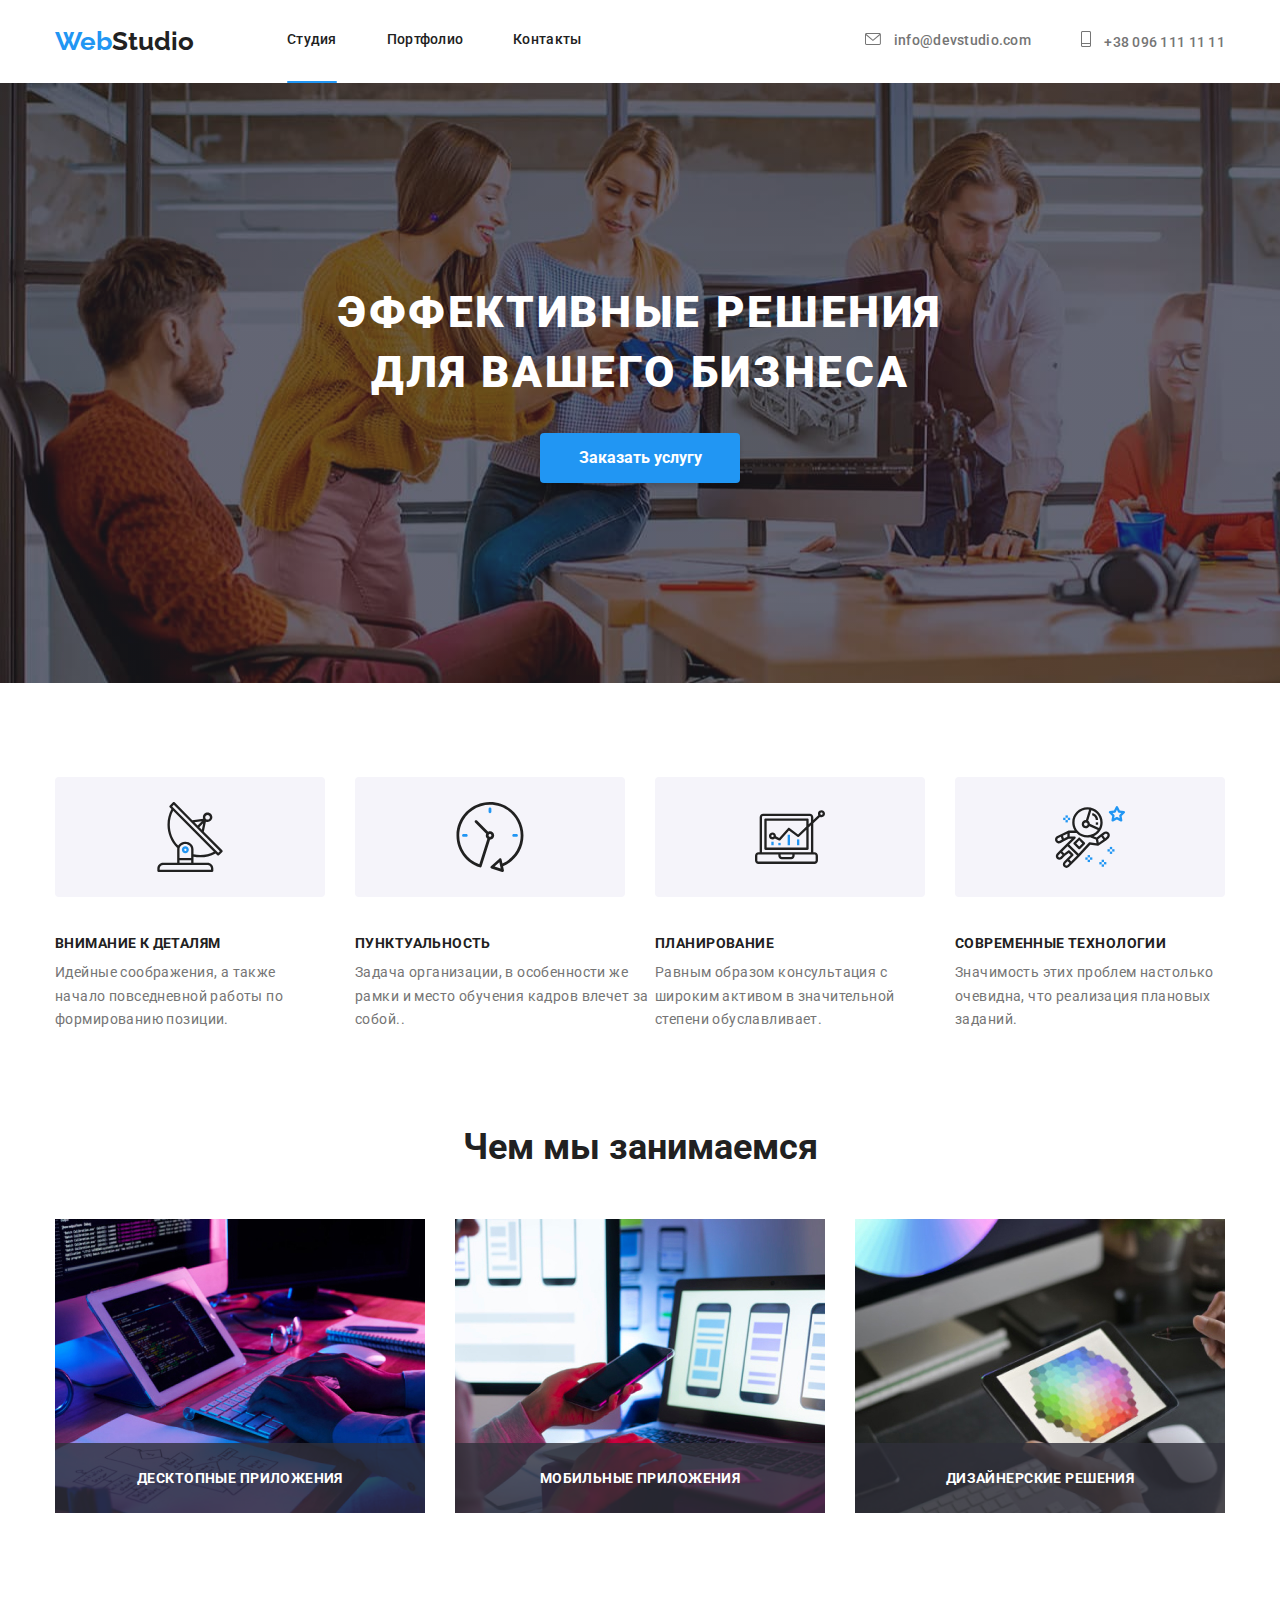
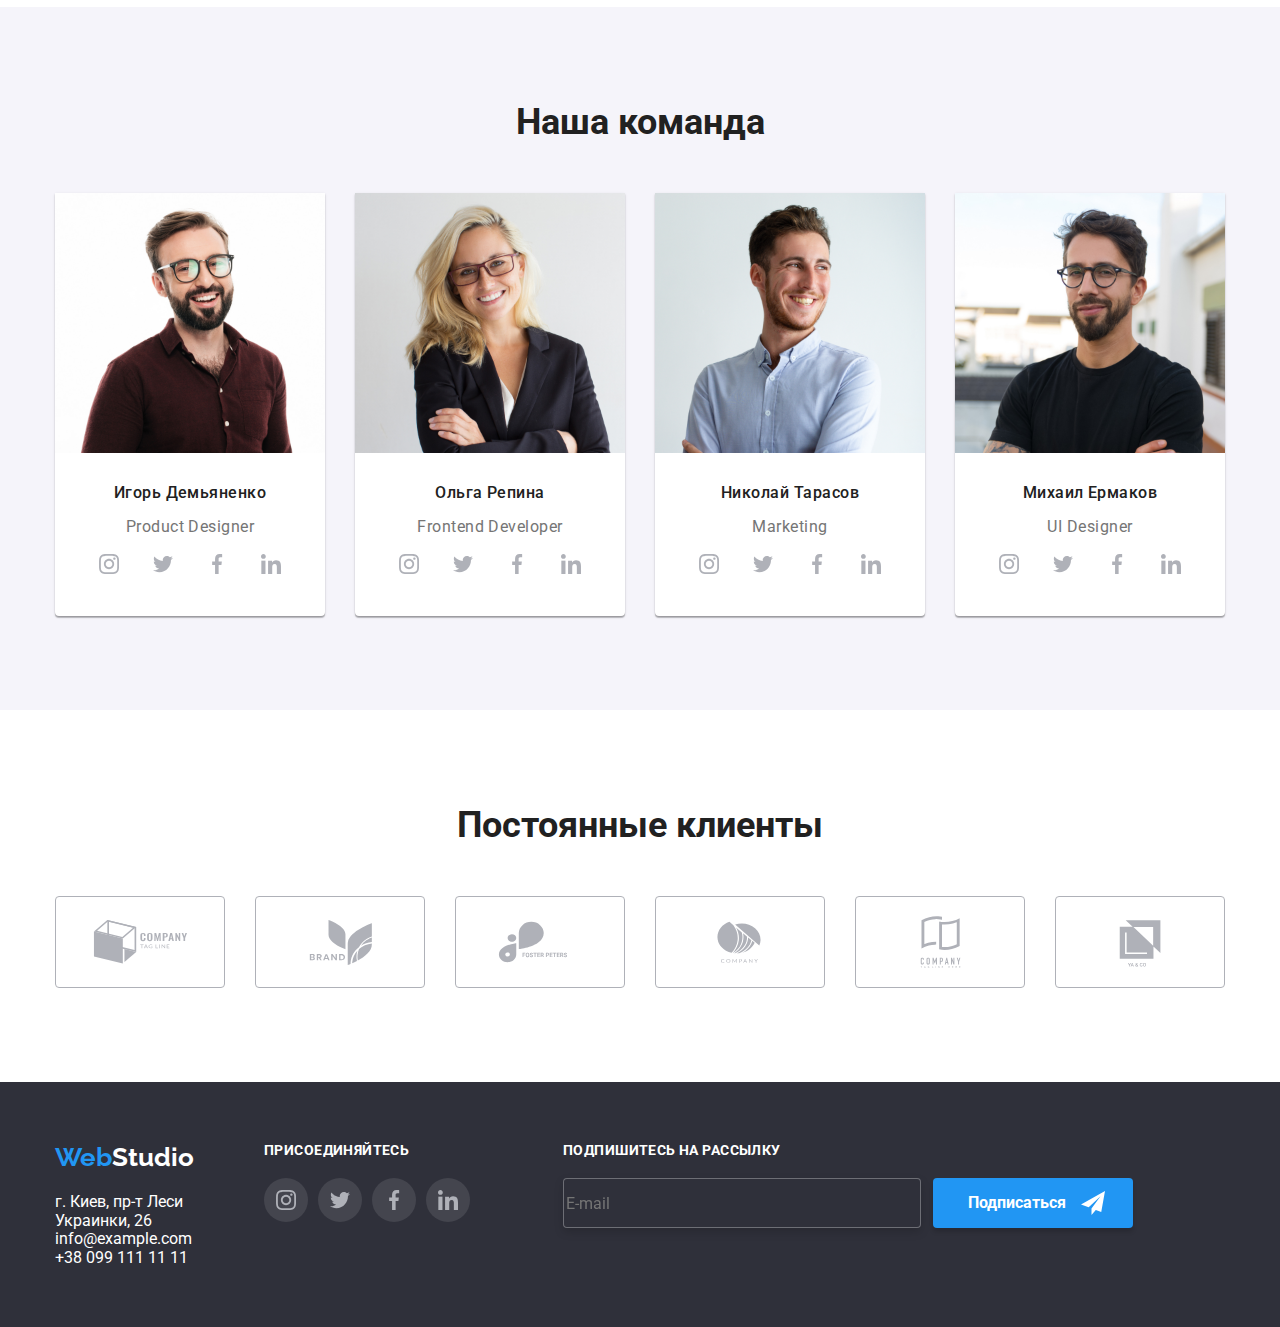
<file: index.html>
<!DOCTYPE html>
<html lang="ru">
<head>
    <meta charset="UTF-8">
    <meta http-equiv="X-UA-Compatible" content="IE=edge">
    <meta name="viewport" content="width=, initial-scale=1.0">
    <title>Document</title>
    <link rel="preconnect" href="https://fonts.googleapis.com">
    <link rel="preconnect" href="https://fonts.gstatic.com" crossorigin>
    <link rel="preconnect" href="https://fonts.googleapis.com">
    <link rel="preconnect" href="https://fonts.gstatic.com" crossorigin>
    <link href="https://fonts.googleapis.com/css2?family=Raleway:wght@700&family=Roboto:wght@400;500;700;900&display=swap"
        rel="stylesheet"
        >
    <!-- Подключаем нормализатор стилей -->
    <link rel="stylesheet" href="https://cdnjs.cloudflare.com/ajax/libs/modern-normalize/1.0.0/modern-normalize.min.css" />
    <!-- Мои стили -->
    <link rel="stylesheet" href="./css/main.css">
</head>
<body class="body--fixed">
    <div class="modal is-hidden" data-modal>
        <div class="modal__window">
                <div class="closebutton" data-modal-close>
                <svg class="closebutton__img">
                    <use href="./images/sprinttwo.svg#icon-close-black">
                    </use>
                </svg>
                </div>
            <p class="modal__text">Оставьте свои данные, мы вам перезвоним</p>
            <form class="modal-form">

                <label name="name" class="modal-form__name">
                    <input type="text" placeholder=" " class="modal-form__input">
                    <span class="modal-form__label">Имя</span>
                    <svg class="modal-form__img">
                        <use href="./images/sprinttwo.svg#icon-person-black">
                        </use>
                    </svg>
                </label>

                <label name="phone" class="modal-form__name">
                    <input type="tel" placeholder=" " class="modal-form__input">      
                    <span class="modal-form__label">Телефон</span>
                    <svg class="modal-form__img">
                        <use href="./images/sprinttwo.svg#icon-phone-black">
                        </use>
                    </svg>
                </label>

                <label name="mail" class="modal-form__name">
                    <input type="email" placeholder=" " class="modal-form__input">
                    <span class="modal-form__label">Почта</span>
                    <svg class="modal-form__img">
                        <use href="./images/sprinttwo.svg#icon-email-black">
                        </use>
                    </svg>
                </label>

                <label name="comment" class="modal-form__name">
                    <textarea name="comment" placeholder=" "  class="modal-form__text"></textarea>       
                    <span class="modal-form__label">Введите текст</span>
                </label>
               
                <label>
                    <input type="checkbox" name="agreement"/>
                    Соглашаюсь с рассылкой и принимаю 
                    <a href="" class="modal-form__agreement">Условия договора</a>
                </label>
        
            </form>
            <button class="button button--modal">
                Отправить
            </button>
        </div>
    </div>
<header class="fixed-header">     
    <div class ="container header">
    <nav class="site-nav">
      <a href="./index.html" class="logo logo--header"><span class="logo__color">Web</span>Studio</a>  

      <ul class="list nav">
          <li class="nav__item"><a href="./index.html" class="nav__link nav_item--underline">Студия</a></li>
          <li class="nav__item"><a href="./portfolio.html" class="nav__link">Портфолио</a></li>
          <li class="nav__item"><a href="./test.html" class="nav__link">Контакты</a></li>
      </ul>
</nav>

      <ul class="contacts list">
          <li class="contacts__item">
              <a href="mailto:info@devstudio.com" class="contacts__link"> 
                <svg class="contacts__img-mail">
                    <use href="./images/sprint.svg#icon-envelope">
                    </use>
                </svg>
                info@devstudio.com
              </a>
        </li>
          <li class="contacts__item">
              <a href="tel:+380961111111" class="contacts__link">
                <svg class="contacts__img-phone">
                    <use href="./images/sprint.svg#icon-phone">
                    </use>
                </svg>
                +38 096 111 11 11
              </a>
        </li>
      </ul>
    </div>


</header>

<main>
    <!-- приветствие -->
    <section class="hero">
        <div class="container">
            <h1>Эффективные решения для вашего бизнеса</h1>
        <button class="button button--hero" data-modal-open>Заказать услугу</button>
        </div>
    </section>

    <!-- Секция 1 - сильные стороны -->
    <section class="features">
        <div class="container">
            <ul class="list features__list">
            <li class="features__item">
                    <svg class="features__img">
                        <use href="./images/sprint.svg#icon-antenna">
                        </use>
                    </svg>
                <h3 class="features__header">Внимание к деталям</h3>
                <p class="features-description">Идейные соображения, а также начало повседневной работы по формированию позиции.</p>
            </li>
            <li class="featuresitem">
                <svg class="features__img">
                    <use href="./images/sprint.svg#icon-clock">
                    </use>
                </svg>
                <h3 class="features__header">Пунктуальность</h3>
                <p class="features__description">Задача организации, в особенности же рамки и место обучения кадров влечет за собой..</p>
            </li>
            <li class="features__item">
                <svg class="features__img">
                    <use href="./images/sprint.svg#icon-diagram">
                    </use>
                </svg>
                <h3 class="features__header">Планирование</h3>
                <p class="features__description">Равным образом консультация с широким активом в значительной степени обуславливает.</p>
            </li>
            <li class="features__item">
                <svg class="features__img">
                    <use href="./images/sprint.svg#icon-astronaut">
                    </use>
                </svg>
                <h3 class="features__header">Современные технологии</h3>
                <p class="features__description">Значимость этих проблем настолько очевидна, что реализация плановых заданий.</p>
            </li>
        </ul>
        </div>

    </section>

    <!-- Секция 2 чем занимаются -->
    <section class="directions">
        <div class="container">
        <h2>Чем мы занимаемся</h2>

        <ul class="list directions__list">
            <li class="directions__item"><a href=""><img src="./images/typing.jpg" alt="печатает на клавиатуре">
                <div class="directions__footer">
                    <p class="directions__description">Десктопные приложения</p>
                </div>
            </a></li>
            <li class="directions__item"><a href=""><img src="./images/phones.jpg" alt="ноутбук и телефон" >
                <div class="directions__footer">
                    <p class="directions__description">Мобильные приложения</p>
                </div>
                </a></li>
            </a></li>
            <li class="directions__item"><a href=""><img src="./images/colours.jpg" alt="палитра на планшете" >
                <div class="directions__footer">
                    <p class="directions__description">Дизайнерские решения</p>
                </div>
                </a></li>
            </a></li>
        </ul>
        </div>
    </section>

    <!-- Секция 3 - команда -->
    <section class="team">
        <div class="container">
        <h2>Наша команда</h2>

        <ul class="list gallery">
            <li class="gallery__item">
                <img src="./images/Igor.jpg" alt="Игорь Демьяненко" class="gallery__img">
                    <p class="gallery__name">Игорь Демьяненко</p>
                    <p class="gallery__job">Product Designer</p>
                        <ul class="smm-list">
                            <li class="list smm-list__item">
                                <a href="">
                                    <div class="smm-list__img-cover">
                                        <svg class="smm-list__icon">
                                        <use href="./images/sprint.svg#icon-instagram">
                                        </use>
                                        </svg>
                                    </div>
                                </a>
                            </li>
                            <li class="list smm-list__item">
                                <a href="">
                                    <div class="smm-list__img-cover">
                                        <svg class="smm-list__icon">
                                            <use href="./images/sprint.svg#icon-twitter">
                                            </use>
                                        </svg>
                                    </div>
                                </a>
                            </li>
                            <li class="list smm-list__item">
                                <a href="">
                                    <div class="smm-list__img-cover">
                                        <svg class="smm-list__icon">
                                            <use href="./images/sprint.svg#icon-facebook">
                                            </use>
                                        </svg>
                                    </div>
                                </a>
                            </li>
                            <li class="list smm-list__item">
                                <a href="">
                                    <div class="smm-list__img-cover">
                                        <svg class="smm-list__icon">
                                            <use href="./images/sprint.svg#icon-linkedin">
                                            </use>
                                        </svg>
                                    </div>
                                </a>
                            </li>
                        </ul>
            </li>
            <li class="gallery__item">
                <img src="./images/Olga.jpg" alt="Ольга Репина" class="gallery__img"">
                    <p class="gallery__name">Ольга Репина</p>
                    <p class="gallery__job">Frontend Developer</p>
                    <ul class="smm-list">
                        <li class="list smm-list__item">
                            <a href="">
                                <div class="smm-list__img-cover">
                                    <svg class="smm-list__icon">
                                        <use href="./images/sprint.svg#icon-instagram">
                                        </use>
                                    </svg>
                                </div>
                            </a>
                        </li>
                        <li class="list smm-list__item">
                            <a href="">
                                <div class="smm-list__img-cover">
                                    <svg class="smm-list__icon">
                                        <use href="./images/sprint.svg#icon-twitter">
                                        </use>
                                    </svg>
                                </div>
                            </a>
                        </li>
                        <li class="list smm-list__item">
                            <a href="">
                                <div class="smm-list__img-cover">
                                    <svg class="smm-list__icon">
                                        <use href="./images/sprint.svg#icon-facebook">
                                        </use>
                                    </svg>
                                </div>
                            </a>
                        </li>
                        <li class="list smm-list__item">
                            <a href="">
                                <div class="smm-list__img-cover">
                                    <svg class="smm-list__icon">
                                        <use href="./images/sprint.svg#icon-linkedin">
                                        </use>
                                    </svg>
                                </div>
                            </a>
                        </li>
                    </ul>
            </li>
            <li class="gallery__item">
               <img src="./images/Nikolai.jpg" alt="Игорь Демьяненко" class="gallery__img"">
                    <p class="gallery__name">Николай Тарасов</p>
                    <p class="gallery__job">Marketing</p>
                    <ul class="smm-list">
                        <li class="list smm-list__item">
                            <a href="">
                                <div class="smm-list__img-cover">
                                    <svg class="smm-list__icon">
                                        <use href="./images/sprint.svg#icon-instagram">
                                        </use>
                                    </svg>
                                </div>
                            </a>
                        </li>
                        <li class="list smm-list__item">
                            <a href="">
                                <div class="smm-list__img-cover">
                                    <svg class="smm-list__icon">
                                        <use href="./images/sprint.svg#icon-twitter">
                                        </use>
                                    </svg>
                                </div>
                            </a>
                        </li>
                        <li class="list smm-list__item">
                            <a href="">
                                <div class="smm-list__img-cover">
                                    <svg class="smm-list__icon">
                                        <use href="./images/sprint.svg#icon-facebook">
                                        </use>
                                    </svg>
                                </div>
                            </a>
                        </li>
                        <li class="list smm-list__item">
                            <a href="">
                                <div class="smm-list__img-cover">
                                    <svg class="smm-list__icon">
                                        <use href="./images/sprint.svg#icon-linkedin">
                                        </use>
                                    </svg>
                                </div>
                            </a>
                        </li>
                    </ul>
            </li>
            <li class="gallery__item">
                <img src="./images/Mikhail.jpg" alt="Игорь Демьяненко" class="gallery__img"">
                    <p class="gallery__name">Михаил Ермаков</p>
                    <p class="gallery__job">UI Designer</p>
                    <ul class="smm-list">
                        <li class="list smm-list__item">
                            <a href="">
                                <div class="smm-list__img-cover">
                                    <svg class="smm-list__icon">
                                        <use href="./images/sprint.svg#icon-instagram">
                                        </use>
                                    </svg>
                                </div>
                            </a>
                        </li>
                        <li class="list smm-list__item">
                            <a href="">
                                <div class="smm-list__img-cover">
                                    <svg class="smm-list__icon">
                                        <use href="./images/sprint.svg#icon-twitter">
                                        </use>
                                    </svg>
                                </div>
                            </a>
                        </li>
                        <li class="list smm-list__item">
                            <a href="">
                                <div class="smm-list__img-cover">
                                    <svg class="smm-list__icon">
                                        <use href="./images/sprint.svg#icon-facebook">
                                        </use>
                                    </svg>
                                </div>
                            </a>
                        </li>
                        <li class="list smm-list__item">
                            <a href="">
                                <div class="smm-list__img-cover">
                                    <svg class="smm-list__icon">
                                        <use href="./images/sprint.svg#icon-linkedin">
                                        </use>
                                    </svg>
                                </div>
                            </a>
                        </li>
                    </ul>
            </li>

        </ul>
        </div>
    </section>

    <section class="clients">
        <div class="container">
                <h2 class="nomargin">Постоянные клиенты</h2>
            <ul class="list display-flex nomargin clients__list">
                <li class="clients__item">
                <div class="clients__img-cont">
                    <svg class="clients__img">
                        <use href="./images/sprint.svg#icon-cone">
                        </use>
                    </svg>
                </div>
                </li>
                <li class="clients__item">
                    <div class="clients__img-cont">
                        <svg class="clients__img">
                            <use href="./images/sprint.svg#icon-ctwo">
                            </use>
                        </svg>
                    </div>
                </li>
                <li class="clients__item">
                    <div class="clients__img-cont">
                        <svg class="clients__img">
                            <use href="./images/sprint.svg#icon-cthree">
                            </use>
                        </svg>
                    </div>
                </li>
                <li class="clients__item">
                    <div class="clients__img-cont">
                        <svg class="clients__img">
                            <use href="./images/sprint.svg#icon-cfour">
                            </use>
                        </svg>
                    </div>
                </li>
                <li class="clients__item">
                    <div class="clients__img-cont">
                        <svg class="clients__img">
                            <use href="./images/sprint.svg#icon-cfive">
                            </use>
                        </svg>
                    </div>
                </li class="clients__item">
                <li>
                    <div class="clients__img-cont">
                        <svg class="clients__img">
                            <use href="./images/sprint.svg#icon-csix">
                            </use>
                        </svg>
                    </div>
                </li>


            </ul>
        </div>
        </section>
</main>

<footer class="footer">
    <div class="container display-flex">
    <div class="footer__adress ">
    <a href="./index.html" class="link logo logo--footer"><span class="logo__color">Web</span>Studio</a>

    <address class="adress">
        <p class="adress__real">г. Киев, пр-т Леси Украинки, 26 </p>
            <p class="link adress__digital">info@example.com</a> </p>
            <p class="link adress__digital">+38 099 111 11 11</p>
    </address>
    </div>


    <div class="footer__smm">
        <h3 class="footer__block">Присоединяйтесь</h3>
        <ul class="smm-list smm-list--no-padding">
            <li class="list smm-list__item">
                <a href="">
                    <div class="smm-list__img-cover smm-list__img-cover--footer">
                        <svg class="smm-list__icon">
                            <use href="./images/sprint.svg#icon-instagram">
                            </use>
                        </svg>
                    </div>
                </a>
            </li>
            <li class="list smm-list__item">
                <a href="">
                    <div class="smm-list__img-cover smm-list__img-cover--footer">
                        <svg class="smm-list__icon">
                            <use href="./images/sprint.svg#icon-twitter">
                            </use>
                        </svg>
                    </div>
                </a>
            </li>
            <li class="list smm-list__item">
                <a href="">
                    <div class="smm-list__img-cover smm-list__img-cover--footer">
                        <svg class="smm-list__icon">
                            <use href="./images/sprint.svg#icon-facebook">
                            </use>
                        </svg>
                    </div>
                </a>
            </li>
            <li class="list smm-list__item">
                <a href="">
                    <div class="smm-list__img-cover smm-list__img-cover--footer">
                        <svg class="smm-list__icon">
                            <use href="./images/sprint.svg#icon-linkedin">
                            </use>
                        </svg>
                    </div>
                </a>
            </li>
        </ul>




    </div>
    <div class="footer__email">
        <h3 class="footer__block">Подпишитесь на рассылку</h3>
        <div class="display-flex">

        <form>
            <label>
                <input type="email" name="email" placeholder="E-mail" class="footer-input"/>
            </label>
        </form>
        <button class="button button--footer">
            Подписаться
                <svg class="footer__send-img">
                    <use href="./images/sprinttwo.svg#icon-send"></use>
                </svg>
        </button>
        
        </div>
    </div>
</div>
</footer>


<script src="./js/modal.js"></script>
</body>
</html>
</file>
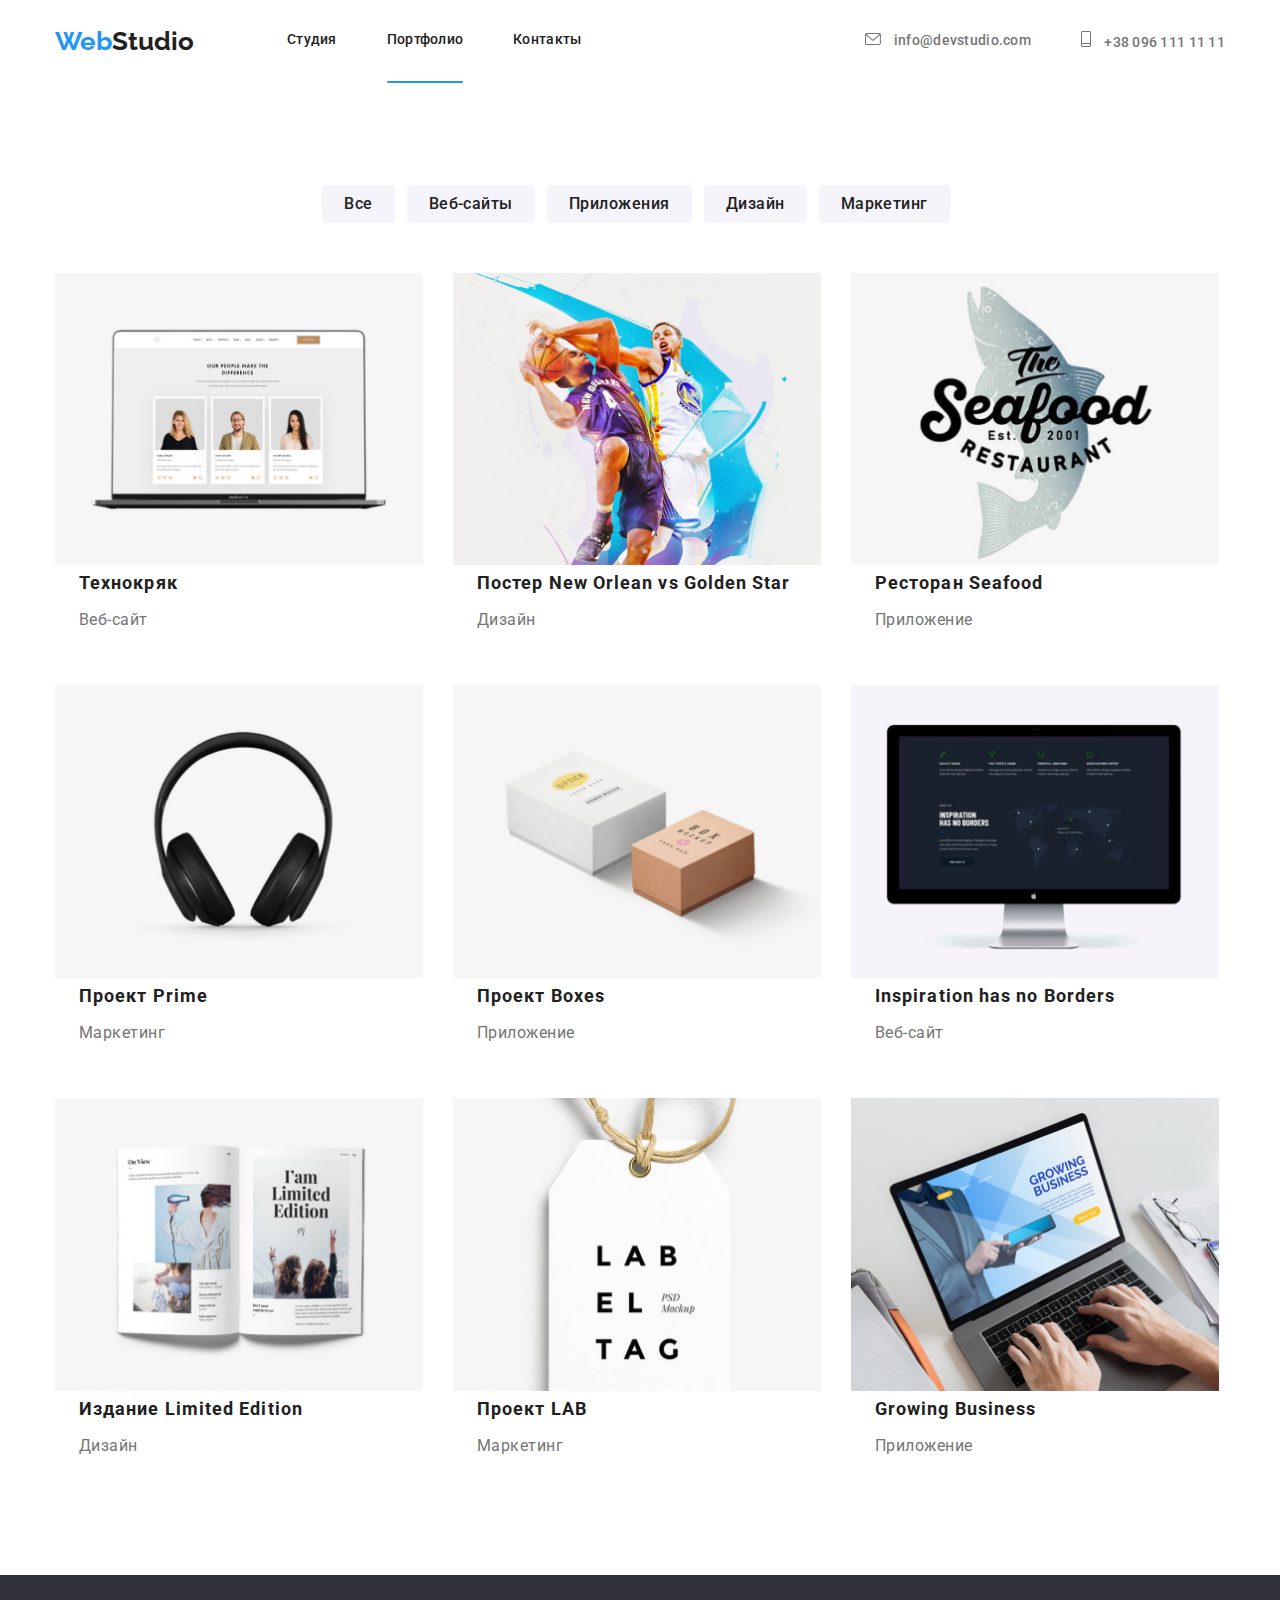
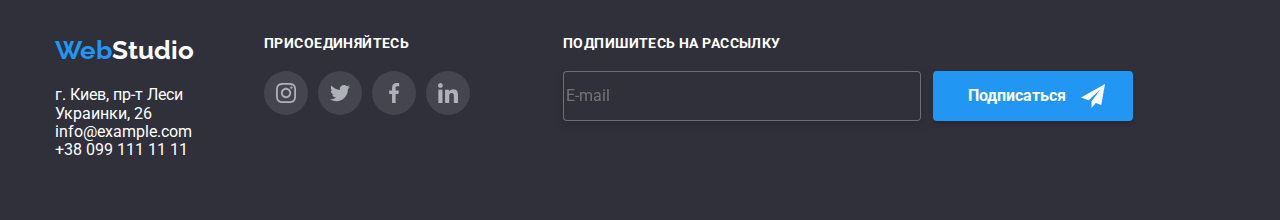
<file: portfolio.html>
<!DOCTYPE html>
<html lang="ru">
<head>
    <meta charset="UTF-8">
    <meta http-equiv="X-UA-Compatible" content="IE=edge">
    <meta name="viewport" content="width=, initial-scale=1.0">
    <title>Document</title>
    <link rel="preconnect" href="https://fonts.googleapis.com">
    <link rel="preconnect" href="https://fonts.gstatic.com" crossorigin>
    <link rel="preconnect" href="https://fonts.googleapis.com">
    <link rel="preconnect" href="https://fonts.gstatic.com" crossorigin>
    <link href="https://fonts.googleapis.com/css2?family=Raleway:wght@700&family=Roboto:wght@400;500;700;900&display=swap"
        rel="stylesheet"
        >
    <!-- Подключаем нормализатор стилей -->
    <link rel="stylesheet" href="https://cdnjs.cloudflare.com/ajax/libs/modern-normalize/1.0.0/modern-normalize.min.css" />
    <!-- Мои стили -->
    <link rel="stylesheet" href="./css/main.css">
</head>
<body>
<header class="fixed-header">
    <div class="container header">
        <nav class="site-nav">
            <a href="./index.html" class="logo logo--header"><span class="logo__color">Web</span>Studio</a>

            <ul class="list nav">
                <li class="nav__item"><a href="./index.html" class="nav__link">Студия</a></li>
                <li class="nav__item"><a href="./portfolio.html" class="nav__link nav_item--underline">Портфолио</a></li>
                <li class="nav__item"><a href="./test.html" class="nav__link">Контакты</a></li>
            </ul>
        </nav>

        <ul class="contacts list">
            <li class="contacts__item">
                <a href="mailto:info@devstudio.com" class="contacts__link">
                    <svg class="contacts__img-mail">
                        <use href="./images/sprint.svg#icon-envelope">
                        </use>
                    </svg>
                    info@devstudio.com
                </a>
            </li>
            <li class="contacts__item">
                <a href="tel:+380961111111" class="contacts__link">
                    <svg class="contacts__img-phone">
                        <use href="./images/sprint.svg#icon-phone">
                        </use>
                    </svg>
                    +38 096 111 11 11
                </a>
            </li>
        </ul>
    </div>


</header>

<main>

    <!-- Секция 1 фильтр -->
    <section class="portfolio">
        <div class="container">

    <div class="portfolio__filter">
    <button class="button__portfolio">Все</button>
    <button class="button__portfolio">Веб-сайты</button>
    <button class="button__portfolio">Приложения</button>
    <button class="button__portfolio">Дизайн</button>
    <button class="button__portfolio">Маркетинг</button>
    </div>

        <ul class="list portfolio__list">
            <li class="portfolio__item">
                <a href="" class="link">
                    <div class="portfolio__overlay">
                    <img src="./images/technokryak.jpg" alt="Компьютер" class="portfolio__img display-block">
                <p class="portfolio__text">Ресурс предлагает комплексные предложения с разным уровнем функционала и сервисов. Все это позволит
                    посетителю
                    получить
                    исчерпывающие сведения о компании или частном лице.</p>
                </a>
                </div>
                <div class="portfolio__foot">
                <a href="" class="link portfolio__name display-block">Технокряк</a>
                <a href="" class="portfolio__type link">Веб-сайт</a>    
                </div>
            </li>
            <li class="portfolio__item">
                <a href="" class="link">
                    <div class="portfolio__overlay">
                    <img src="./images/new orlean.jpg" al   t="Два баскетболиста" class="portfolio__img display-block">
                <p class="portfolio__text">Ресурс предлагает комплексные предложения с разным уровнем функционала и сервисов. Все это позволит
                    посетителю
                    получить
                    исчерпывающие сведения о компании или частном лице.</p>
                </a>
                </div>
                <div class="portfolio__foot">
                <a href="" class="link portfolio__name display-block">Постер New Orlean vs Golden Star</a>
                <a href="" class="portfolio__type link">Дизайн</a>   
                </div>
             </li>
            <li class="portfolio__item">
                <a href="" class="link">
                    <div class="portfolio__overlay">
                    <img src="./images/seafood.jpg" alt="Логотип рыба" class="portfolio__img display-block">
                <p class="portfolio__text">Ресурс предлагает комплексные предложения с разным уровнем функционала и сервисов. Все это позволит
                    посетителю
                    получить
                    исчерпывающие сведения о компании или частном лице.</p>
                </a>
                </div>
                <div class="portfolio__foot">
                <a href="" class="link portfolio__name display-block">Ресторан Seafood</a>
                <a href="" class="portfolio__type link">Приложение</a>
                </div>
            </li>
            <li class="portfolio__item">
                <a href="" class="link">
                    <div class="portfolio__overlay">
                    <img src="./images/prime.jpg" alt="Наушники" class="portfolio__img display-block">
                <p class="portfolio__text">Ресурс предлагает комплексные предложения с разным уровнем функционала и сервисов. Все это позволит
                    посетителю
                    получить
                    исчерпывающие сведения о компании или частном лице.</p>
                </a>
                </div>
                <div class="portfolio__foot">
                <a href="" class="link portfolio__name display-block">Проект Prime</a>
                <a href="" class="portfolio__type link">Маркетинг</a>
                </div> 
            </li>
            <li class="portfolio__item">
                <a href="" class="link">
                    <div class="portfolio__overlay">
                    <img src="./images/boxes.jpg" alt="ИКоробки" class="portfolio__img display-block">
                <p class="portfolio__text">Ресурс предлагает комплексные предложения с разным уровнем функционала и сервисов. Все это позволит
                    посетителю
                    получить
                    исчерпывающие сведения о компании или частном лице.</p>
                </a>
                </div>
                <div class="portfolio__foot">
                <a href="" class="link portfolio__name display-block">Проект Boxes</a>
                <a href="" class="portfolio__type link">Приложение</a>
                </div>
            </li>
            <li class="portfolio__item">
                <a href="" class="link">
                    <div class="portfolio__overlay">
                    <img src="./images/inspiration.jpg" alt="Монитор" class="portfolio__img display-block">
                <p class="portfolio__text">Ресурс предлагает комплексные предложения с разным уровнем функционала и сервисов. Все это позволит
                    посетителю
                    получить
                    исчерпывающие сведения о компании или частном лице.</p>
                </a>
                </div>
                <div class="portfolio__foot">
                <a href="" class="link portfolio__name display-block">Inspiration has no Borders</a>
                <a href="" class="portfolio__type link">Веб-сайт</a>
                </div>  
                </li>
            <li class="portfolio__item">
                <a href="" class="link">
                    <div class="portfolio__overlay">
                   <img src="./images/Limited edition.jpg" alt="Монитор" class="portfolio__img display-block">
                <p class="portfolio__text">Ресурс предлагает комплексные предложения с разным уровнем функционала и сервисов. Все это позволит
                    посетителю
                    получить
                    исчерпывающие сведения о компании или частном лице.</p>
                </a>
                </div>
                <div class="portfolio__foot">
                    <a href="" class="link portfolio__name display-block">Издание Limited Edition</a>
                    <a href="" class="portfolio__type link">Дизайн</a>
                </div>
            </li>
            <li class="portfolio__item">
                <a href="" class="link">
                    <div class="portfolio__overlay">
                    <img src="./images/LAB.jpg" alt="Монитор" class="portfolio__img display-block">
                    <p class="portfolio__text">Ресурс предлагает комплексные предложения с разным уровнем функционала и сервисов. Все это позволит
                        посетителю
                        получить
                        исчерпывающие сведения о компании или частном лице.</p>
                </a>
                </div>
                <div class="portfolio__foot">
                    <a href="" class="link portfolio__name display-block">Проект LAB</a>
                    <a href="" class="portfolio__type link">Маркетинг</a>
                </div>
            </li>
            <li class="portfolio__item">
                <a href="" class="link">
                    <div class="portfolio__overlay">
                        <img src="./images/growing business.jpg" alt="Монитор" class="portfolio__img display-block">
                    <p class="portfolio__text">Ресурс предлагает комплексные предложения с разным уровнем функционала и сервисов. Все это позволит
                    посетителю
                    получить
                    исчерпывающие сведения о компании или частном лице.</p>
                </a>
            </div>
                <div class="portfolio__foot">
                    <a href="" class="link portfolio__name display-block">Growing Business</a>
                    <a href="" class="portfolio__type link">Приложение</a>

                </div>
            </li> 
           
           

        </ul>
</div>
    </section>
</main>

<footer class="footer">
    <div class="container display-flex">
        <div class="footer__adress ">
            <a href="./index.html" class="link logo logo--footer"><span class="logo__color">Web</span>Studio</a>

            <address class="adress">
                <p class="adress__real">г. Киев, пр-т Леси Украинки, 26 </p>
                <p class="link adress__digital">info@example.com</a> </p>
                <p class="link adress__digital">+38 099 111 11 11</p>
            </address>
        </div>


        <div class="footer__smm">
            <h3 class="footer__block">Присоединяйтесь</h3>
            <ul class="smm-list smm-list--no-padding">
                <li class="list smm-list__item">
                    <a href="">
                        <div class="smm-list__img-cover smm-list__img-cover--footer">
                            <svg class="smm-list__icon">
                                <use href="./images/sprint.svg#icon-instagram">
                                </use>
                            </svg>
                        </div>
                    </a>
                </li>
                <li class="list smm-list__item">
                    <a href="">
                        <div class="smm-list__img-cover smm-list__img-cover--footer">
                            <svg class="smm-list__icon">
                                <use href="./images/sprint.svg#icon-twitter">
                                </use>
                            </svg>
                        </div>
                    </a>
                </li>
                <li class="list smm-list__item">
                    <a href="">
                        <div class="smm-list__img-cover smm-list__img-cover--footer">
                            <svg class="smm-list__icon">
                                <use href="./images/sprint.svg#icon-facebook">
                                </use>
                            </svg>
                        </div>
                    </a>
                </li>
                <li class="list smm-list__item">
                    <a href="">
                        <div class="smm-list__img-cover smm-list__img-cover--footer">
                            <svg class="smm-list__icon">
                                <use href="./images/sprint.svg#icon-linkedin">
                                </use>
                            </svg>
                        </div>
                    </a>
                </li>
            </ul>




        </div>
        <div class="footer__email">
            <h3 class="footer__block">Подпишитесь на рассылку</h3>
            <div class="display-flex">

                <form>
                    <label>
                        <input type="email" name="email" placeholder="E-mail" class="footer-input" />
                    </label>
                </form>
                <button class="button button--footer">
                    Подписаться
                    <svg class="footer__send-img">
                        <use href="./images/sprinttwo.svg#icon-send"></use>
                    </svg>
                </button>

            </div>
        </div>
    </div>
</footer>
</body>

</html>
</file>
<file: css/main.css>
h1,
h2,
h3,
h4,
h5,
h6 {
  margin-top: 0px;
  margin-bottom: 0px;
}

p {
  margin-top: 0px;
  margin-bottom: 0px;
}

ul {
  padding: 0;
  margin: 0;
  list-style: none;
}

img {
  display: block;
  max-width: 100%;
  height: auto;
}

body {
  font-family: Roboto, sans-serif;
  background-color: var(--primary-color);
  color: var(--primary-text-color);
}

a {
  text-decoration: none;
}

h1 {
  font-weight: 900;
  font-size: 44px;
  line-height: 1.36;
  text-align: center;
  letter-spacing: 0.06em;
  text-transform: uppercase;
  color: var(--primary-color);
  display: block;
  margin: auto;
  width: 696px;
}

h2 {
  color: var(--secondaty-text-color);
  font-weight: 700;
  font-size: 36px;
  line-height: 1.17;
  text-align: center;
}

h3 {
  color: var(--secondaty-text-color);
  font-weight: 700;
  font-size: 14px;
  line-height: 16px;
  letter-spacing: 0.03em;
}

.list {
  list-style: none;
}

.display-flex {
  display: -webkit-box;
  display: -ms-flexbox;
  display: flex;
}

.nomargin {
  margin-top: 0px;
  margin-bottom: 0px;
}

.body--fixed {
  padding-top: 83px;
}

:root {
  --primary-color: #ffffff;
  --secondary-color: #f5f4fa;
  --primary-text-color: #757575;
  --secondaty-text-color: #212121;
  --mark-color: #2196f3;
  --hero-color: #2f303a;
  --hero-bg-color: #C4C4C4;
  --smm-icon: #AFB1B8;
}

.container {
  width: 1200px;
  margin-left: auto;
  margin-right: auto;
  padding-left: 15px;
  padding-right: 15px;
}

.modal {
  position: fixed;
  z-index: 2;
  width: 100%;
  height: 100%;
  background-color: rgba(0, 0, 0, 0.2);
}

.is-hidden {
  opacity: 0;
  pointer-events: none;
}

.modal__window {
  position: absolute;
  bottom: 50%;
  right: 50%;
  -webkit-transform: translate(50%, 50%);
          transform: translate(50%, 50%);
  width: 528px;
  height: 581px;
  padding: 40px;
  background-color: var(--primary-color);
  -webkit-box-shadow: 0px 1px 3px rgba(0, 0, 0, 0.12), 0px 1px 1px rgba(0, 0, 0, 0.14), 0px 2px 1px rgba(0, 0, 0, 0.2);
          box-shadow: 0px 1px 3px rgba(0, 0, 0, 0.12), 0px 1px 1px rgba(0, 0, 0, 0.14), 0px 2px 1px rgba(0, 0, 0, 0.2);
  border-radius: 4px;
}

.modal__text {
  margin: 0px;
  margin-bottom: 30px;
  font-weight: 700;
  font-size: 20px;
  line-height: 23px;
  text-align: center;
  letter-spacing: 0.03em;
  color: #212121;
}

.button {
  font-weight: 700;
  font-size: 16px;
  line-height: 1.87;
  border-radius: 4px;
  width: 200px;
  height: 50px;
  -webkit-box-shadow: 0px 4px 4px rgba(0, 0, 0, 0.15);
          box-shadow: 0px 4px 4px rgba(0, 0, 0, 0.15);
  border: none;
  color: var(--primary-color);
  background: var(--mark-color);
  cursor: pointer;
  font-weight: 700;
  font-size: 16px;
  line-height: 1.87;
}

.button--modal {
  margin-top: 30px;
  margin-left: 125px;
}

.button--hero {
  margin-top: 30px;
  padding: 10px 32px;
}

.button--footer {
  position: relative;
  line-height: 30px;
  padding: 10px 62px 10px 29px;
}

.button__portfolio {
  background: var(--secondary-color);
  color: var(--secondaty-text-color);
  border: none;
  font-size: 16px;
  line-height: 1.6;
  font-weight: 500;
  text-align: center;
  letter-spacing: 0.03em;
  font-family: Roboto, sans-serif;
  border-radius: 4px;
  padding: 6px 22px;
  margin-right: 8px;
  -webkit-transition: background-color 250ms cubic-bezier(0.4, 0, 0.2, 1), color 250ms cubic-bezier(0.4, 0, 0.2, 1);
  transition: background-color 250ms cubic-bezier(0.4, 0, 0.2, 1), color 250ms cubic-bezier(0.4, 0, 0.2, 1);
}

.button__portfolio:hover {
  background-color: var(--mark-color);
  color: var(--primary-color);
  cursor: pointer;
}

.closebutton {
  position: absolute;
  top: 8px;
  right: 8px;
  width: 30px;
  height: 30px;
  background: #FFFFFF;
  border: 1px solid rgba(0, 0, 0, 0.1);
  border-radius: 50%;
  cursor: pointer;
}

.closebutton__img {
  position: absolute;
  top: 50%;
  left: 50%;
  -webkit-transform: translate(-50%, -50%);
          transform: translate(-50%, -50%);
  width: 50%;
  height: 50%;
}

.closebutton__img:hover {
  fill: var(--mark-color);
}

.modal-form__name {
  display: -webkit-box;
  display: -ms-flexbox;
  display: flex;
  position: relative;
  font-size: 12px;
  line-height: 14px;
  font-weight: 400;
  letter-spacing: 0.01em;
  color: #757575;
}

.modal-form__input {
  width: 448px;
  height: 40px;
  margin-bottom: 28px;
  border: 1px solid rgba(33, 33, 33, 0.2);
  -webkit-box-sizing: border-box;
          box-sizing: border-box;
  border-radius: 4px;
  padding-left: 42px;
}

.modal-form__input:hover + .modal-form__label,
.modal-form__input:not(:placeholder-shown) + .modal-form__label {
  -webkit-transform: translate(-40px, -36px);
          transform: translate(-40px, -36px);
  color: #2196F3;
}

.modal-form__input:not(:placeholder-shown) {
  border: 1px solid #2196F3;
}

.modal-form__input:hover {
  border: 1px solid #2196F3;
}

.modal-form__input:focus {
  outline: 0;
}

.modal-form__input:hover ~ .modal-form__img,
.modal-form__input:not(:placeholder-shown) ~ .modal-form__img {
  fill: #2196f3;
}

.modal-form__label {
  position: absolute;
  left: 42px;
  top: 20px;
  -webkit-transform: translateY(-50%);
          transform: translateY(-50%);
  -webkit-transition: -webkit-transform 250ms cubic-bezier(0.4, 0, 0.2, 1);
  transition: -webkit-transform 250ms cubic-bezier(0.4, 0, 0.2, 1);
  transition: transform 250ms cubic-bezier(0.4, 0, 0.2, 1);
  transition: transform 250ms cubic-bezier(0.4, 0, 0.2, 1), -webkit-transform 250ms cubic-bezier(0.4, 0, 0.2, 1);
}

.form-text:hover + .modal-form__label,
.form-text:not(:placeholder-shown) + .modal-form__label {
  -webkit-transform: translate(-40px, -36px);
          transform: translate(-40px, -36px);
  color: #2196F3;
}

.modal-form__img {
  width: 18px;
  height: 18px;
  position: absolute;
  left: 12px;
  top: 20px;
  -webkit-transform: translateY(-50%);
          transform: translateY(-50%);
}

.modal-form__text {
  width: 448px;
  height: 120px;
  margin-bottom: 20px;
  border: 1px solid rgba(33, 33, 33, 0.2);
  -webkit-box-sizing: border-box;
          box-sizing: border-box;
  border-radius: 4px;
  padding: 12px 16px;
  resize: none;
}

.modal-form__text:not(:placeholder-shown) {
  border: 1px solid #2196F3;
}

.modal-form__text:hover {
  border: 1px solid #2196F3;
}

.modal-form__agreement {
  color: var(--mark-color);
}

.footer-input {
  border: none;
  border: rgba(255, 255, 255, 0.3) 1px solid;
  -webkit-filter: drop-shadow(0px 4px 4px rgba(0, 0, 0, 0.15));
          filter: drop-shadow(0px 4px 4px rgba(0, 0, 0, 0.15));
  border-radius: 4px;
  height: 50px;
  width: 358px;
  font-size: 16px;
  background-color: var(--hero-color);
  margin-right: 12px;
}

.fixed-header {
  position: fixed;
  width: 100%;
  min-height: 83px;
  top: 0px;
  background-color: var(--primary-color);
  z-index: 1;
}

.header {
  display: -webkit-box;
  display: -ms-flexbox;
  display: flex;
  -webkit-box-align: center;
      -ms-flex-align: center;
          align-items: center;
}

.site-nav {
  display: -webkit-box;
  display: -ms-flexbox;
  display: flex;
  -webkit-box-align: center;
      -ms-flex-align: center;
          align-items: center;
}

.nav__link,
.contacts__link {
  font-weight: 500;
  font-size: 14px;
  line-height: 1.14;
  letter-spacing: 0.02em;
}

.nav__link {
  color: var(--secondaty-text-color);
  -webkit-transition: color 250ms cubic-bezier(0.4, 0, 0.2, 1);
  transition: color 250ms cubic-bezier(0.4, 0, 0.2, 1);
}

.nav__link:hover {
  color: var(--mark-color);
}

.nav {
  display: -webkit-box;
  display: -ms-flexbox;
  display: flex;
  padding: 0px;
  height: 83px;
  margin-top: 0px;
}

.nav__item:not(:last-child) {
  margin-right: 50px;
}

.nav__item {
  position: relative;
}

.nav__link {
  display: block;
  padding-top: 32px;
  padding-bottom: 32px;
}

.nav_item--underline::after {
  content: '';
  display: block;
  width: 100%;
  height: 2px;
  background-color: #2196f3;
  border-radius: 2px;
  position: absolute;
  bottom: 0;
  right: 0;
}

.contacts {
  display: -webkit-box;
  display: -ms-flexbox;
  display: flex;
  margin-left: auto;
  margin-top: 0px;
}

.contacts__link {
  color: var(--primary-text-color);
  -webkit-transition: color 250ms cubic-bezier(0.4, 0, 0.2, 1);
  transition: color 250ms cubic-bezier(0.4, 0, 0.2, 1);
}

.contacts__link:hover {
  color: var(--mark-color);
}

.contacts__link:hover .contacts__img-mail,
.contacts__link:hover .contacts__img-phone {
  fill: var(--mark-color);
}

.contacts__item:not(:last-child) {
  margin-right: 50px;
}

.contacts__img-mail {
  width: 16px;
  height: 12px;
  margin-right: 10px;
  fill: var(--primary-text-color);
  -webkit-transition: fill 250ms cubic-bezier(0.4, 0, 0.2, 1);
  transition: fill 250ms cubic-bezier(0.4, 0, 0.2, 1);
}

.contacts__img-phone {
  width: 10px;
  height: 16px;
  fill: var(--primary-text-color);
  margin-right: 10px;
  -webkit-transition: fill 250ms cubic-bezier(0.4, 0, 0.2, 1);
  transition: fill 250ms cubic-bezier(0.4, 0, 0.2, 1);
}

.hero {
  background-color: var(--hero-bg-color);
  text-align: center;
  padding-top: 200px;
  padding-bottom: 200px;
  background-image: -webkit-gradient(linear, left top, right top, from(rgba(47, 48, 58, 0.4)), to(rgba(47, 48, 58, 0.4))), url("../images/background.jpg");
  background-image: linear-gradient(to right, rgba(47, 48, 58, 0.4), rgba(47, 48, 58, 0.4)), url("../images/background.jpg");
  background-size: cover;
}

.logo {
  font-weight: 700;
  font-size: 26px;
  line-height: 1.2;
  font-family: Raleway;
}

.logo--header {
  display: inline-block;
  margin-right: 93px;
  color: var(--secondaty-text-color);
}

.logo--footer {
  color: var(--primary-color);
}

.logo__color {
  color: var(--mark-color);
}

.features {
  padding-top: 94px;
}

.features__list {
  display: -webkit-box;
  display: -ms-flexbox;
  display: flex;
  padding: 0px;
  margin-bottom: 0px;
  margin-top: 0px;
  font-weight: 400;
  font-size: 14px;
  line-height: 1.71;
  letter-spacing: 0.03em;
}

.features__item:not(:last-child) {
  margin-right: 30px;
}

.features__item {
  width: 270px;
}

.features__img {
  background-color: var(--secondary-color);
  border-radius: 4px;
  height: 120px;
  width: 270px;
  padding: 25px;
}

.features__header {
  text-transform: uppercase;
  margin-top: 30px;
  margin-bottom: 10px;
}

.features__description {
  margin-top: 0px;
  margin-bottom: 0px;
}

.directions {
  padding-top: 94px;
  padding-bottom: 94px;
}

.directions__list {
  margin: 0px;
  padding: 0px;
  display: -webkit-box;
  display: -ms-flexbox;
  display: flex;
  margin-top: 50px;
}

.directions__item:not(:last-child) {
  margin-right: 30px;
  height: 294px;
}

.directions__item {
  position: relative;
}

.directions__footer {
  display: block;
  width: 100%;
  height: 70px;
  padding-top: 27px;
  padding-top: 27px;
  position: absolute;
  bottom: 0px;
  left: 0px;
  background-color: rgba(47, 48, 58, 0.8);
}

.directions__description {
  font-family: 'Roboto';
  font-style: normal;
  font-weight: 700;
  font-size: 14px;
  line-height: 16px;
  text-align: center;
  letter-spacing: 0.03em;
  text-transform: uppercase;
  color: #FFFFFF;
  margin-top: 0px;
  margin-bottom: 0px;
}

.team {
  padding-top: 94px;
  padding-bottom: 94px;
  background-color: var(--secondary-color);
}

.gallery {
  display: -webkit-box;
  display: -ms-flexbox;
  display: flex;
  margin-bottom: 0px;
  padding: 0px;
  margin-top: 50px;
}

.gallery__item {
  background-color: var(--primary-color);
  border-radius: 0px 0px 4px 4px;
  padding-bottom: 30px;
  -webkit-box-shadow: 0px 1px 3px rgba(0, 0, 0, 0.12), 0px 1px 1px rgba(0, 0, 0, 0.14), 0px 2px 1px rgba(0, 0, 0, 0.2);
          box-shadow: 0px 1px 3px rgba(0, 0, 0, 0.12), 0px 1px 1px rgba(0, 0, 0, 0.14), 0px 2px 1px rgba(0, 0, 0, 0.2);
}

.gallery__item:not(:last-child) {
  margin-right: 30px;
}

.gallery__img {
  width: 270px;
}

.gallery__name {
  display: block;
  color: var(--secondaty-text-color);
  font-weight: 500;
  font-size: 16px;
  line-height: 1.19;
  text-align: center;
  letter-spacing: 0.03em;
  margin-top: 30px;
  margin-bottom: 0px;
}

.gallery__job {
  display: block;
  color: var(--primary-text-color);
  font-weight: 400;
  font-size: 16px;
  line-height: 1.9;
  text-align: center;
  letter-spacing: 0.03em;
  margin-top: 10px;
}

.smm-list {
  display: -webkit-box;
  display: -ms-flexbox;
  display: flex;
  padding-left: 32px;
}

.smm-list--no-padding {
  padding-left: 0px;
}

.smm-list__item:not(:last-child) {
  margin-right: 10px;
}

.smm-list__img-cover {
  display: -webkit-box;
  display: -ms-flexbox;
  display: flex;
  width: 44px;
  height: 44px;
  padding: 12px;
  border-radius: 50%;
  -webkit-transition: background-color 250ms cubic-bezier(0.4, 0, 0.2, 1);
  transition: background-color 250ms cubic-bezier(0.4, 0, 0.2, 1);
}

.smm-list__img-cover--footer {
  background-color: rgba(255, 255, 255, 0.1);
}

.smm-list__img-cover:hover .smm-list__icon {
  fill: var(--primary-color);
  cursor: pointer;
}

.smm-list__img-cover:hover {
  background-color: var(--mark-color);
}

.smm-list__icon {
  width: 20px;
  height: 20px;
  fill: var(--smm-icon);
  -webkit-transition: fill 250ms cubic-bezier(0.4, 0, 0.2, 1);
  transition: fill 250ms cubic-bezier(0.4, 0, 0.2, 1);
}

.footer {
  background-color: #2f303a;
  color: var(--primary-color);
  padding-top: 60px;
  padding-bottom: 60px;
}

.footer__adress {
  margin-right: 70px;
}

.adress__real {
  display: block;
  margin-top: 20px;
}

.adres__digital {
  display: block;
  margin-top: 9px;
  color: rgba(255, 255, 255, 0.6);
}

.adress {
  color: var(--primary-color);
  font-style: normal;
}

.footer__block {
  text-transform: uppercase;
  color: var(--primary-color);
  margin-bottom: 20px;
}

.footer__smm {
  margin-right: 93px;
}

.footer__email {
  width: 100%;
  height: 100%;
}

.footer__send-img {
  position: absolute;
  top: 50%;
  -webkit-transform: translateY(-50%);
          transform: translateY(-50%);
  right: 28px;
  width: 24px;
  height: 24px;
}

.clients {
  padding-top: 94px;
  padding-bottom: 94px;
}

.clients__list {
  margin-top: 50px;
}

.clients__item:not(:last-child) {
  margin-right: 30px;
}

.clients__img-cont {
  width: 170px;
  height: 92px;
  padding-top: 16px;
  padding-left: 32px;
  border: var(--smm-icon) 1px solid;
  border-radius: 4px;
  fill: var(--smm-icon);
  -webkit-transition: fill 250ms cubic-bezier(0.4, 0, 0.2, 1), border 250ms cubic-bezier(0.4, 0, 0.2, 1);
  transition: fill 250ms cubic-bezier(0.4, 0, 0.2, 1), border 250ms cubic-bezier(0.4, 0, 0.2, 1);
}

.clients__img-cont:hover {
  border: var(--mark-color) 1px solid;
  fill: var(--mark-color);
  cursor: pointer;
}

.clients__img {
  width: 106px;
  height: 60px;
}

.portfolio {
  padding-top: 183px;
  border-top: var(--secondary-color) 2px solid;
  margin-top: 0px;
}

.portfolio__filter {
  text-align: center;
}

.portfolio__list {
  display: -webkit-box;
  display: -ms-flexbox;
  display: flex;
  -ms-flex-wrap: wrap;
      flex-wrap: wrap;
  margin-top: 50px;
  padding: 0px;
  padding-bottom: 94px;
}

.portfolio__item {
  margin-bottom: 30px;
  margin-right: 30px;
  position: relative;
  /* border: 1px solid #eeeeee; */
  -webkit-transition: -webkit-box-shadow 250ms cubic-bezier(0.4, 0, 0.2, 1);
  transition: -webkit-box-shadow 250ms cubic-bezier(0.4, 0, 0.2, 1);
  transition: box-shadow 250ms cubic-bezier(0.4, 0, 0.2, 1);
  transition: box-shadow 250ms cubic-bezier(0.4, 0, 0.2, 1), -webkit-box-shadow 250ms cubic-bezier(0.4, 0, 0.2, 1);
}

.portfolio__item:nth-child(3n) {
  margin-right: 0px;
}

.portfolio__item:nth-last-child(-n + 3) {
  margin-bottom: 0px;
}

.portfolio__item:hover {
  -webkit-box-shadow: 0px 1px 1px rgba(0, 0, 0, 0.12), 0px 4px 4px rgba(0, 0, 0, 0.06), 1px 4px 6px rgba(0, 0, 0, 0.16);
          box-shadow: 0px 1px 1px rgba(0, 0, 0, 0.12), 0px 4px 4px rgba(0, 0, 0, 0.06), 1px 4px 6px rgba(0, 0, 0, 0.16);
}

.portfolio__overlay {
  width: 368px;
  position: relative;
  overflow: hidden;
}

.portfolio__overlay:hover .portfolio__text {
  -webkit-transform: translateY(-293px);
          transform: translateY(-293px);
}

.portfolio__img {
  width: 368px;
}

.portfolio__text {
  position: absolute;
  top: 293px;
  left: 0px;
  background-color: rgba(33, 150, 243, 0.9);
  margin: 0;
  height: 293px;
  padding: 63px 24px;
  font-weight: 400;
  font-size: 18px;
  line-height: 28px;
  letter-spacing: 0.03em;
  color: #FFFFFF;
  -webkit-transition: -webkit-transform 250ms cubic-bezier(0.4, 0, 0.2, 1);
  transition: -webkit-transform 250ms cubic-bezier(0.4, 0, 0.2, 1);
  transition: transform 250ms cubic-bezier(0.4, 0, 0.2, 1);
  transition: transform 250ms cubic-bezier(0.4, 0, 0.2, 1), -webkit-transform 250ms cubic-bezier(0.4, 0, 0.2, 1);
}

.portfolio__foot {
  padding-left: 24px;
  padding-bottom: 20px;
}

.portfolio__name {
  font-weight: 700;
  font-size: 18px;
  line-height: 2;
  letter-spacing: 0.06em;
  color: var(--secondaty-text-color);
  padding-top: 20px;
}

.portfolio__type {
  display: block;
  margin-top: 4px;
}

.portfolio__type {
  font-weight: 400;
  font-size: 16px;
  line-height: 1.9;
  letter-spacing: 0.03em;
  color: var(--primary-text-color);
}
/*# sourceMappingURL=main.css.map */
</file>
